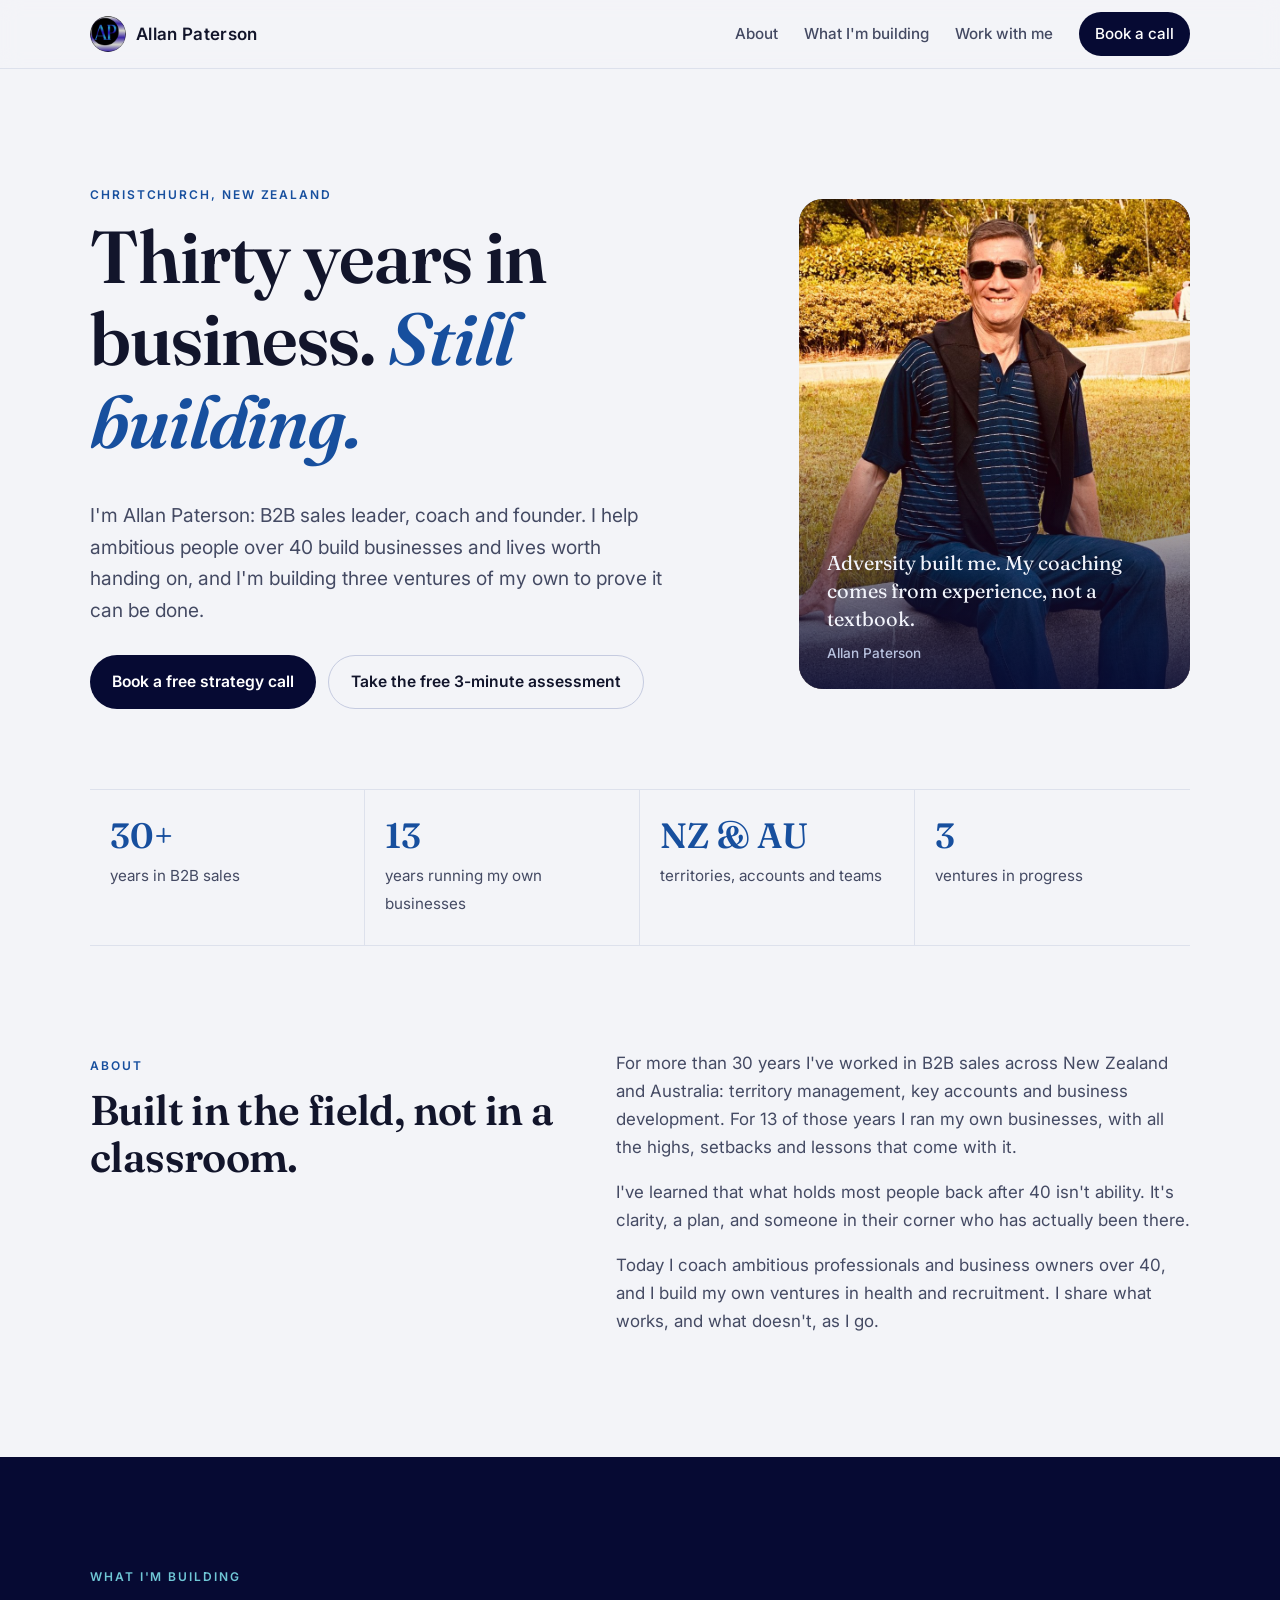
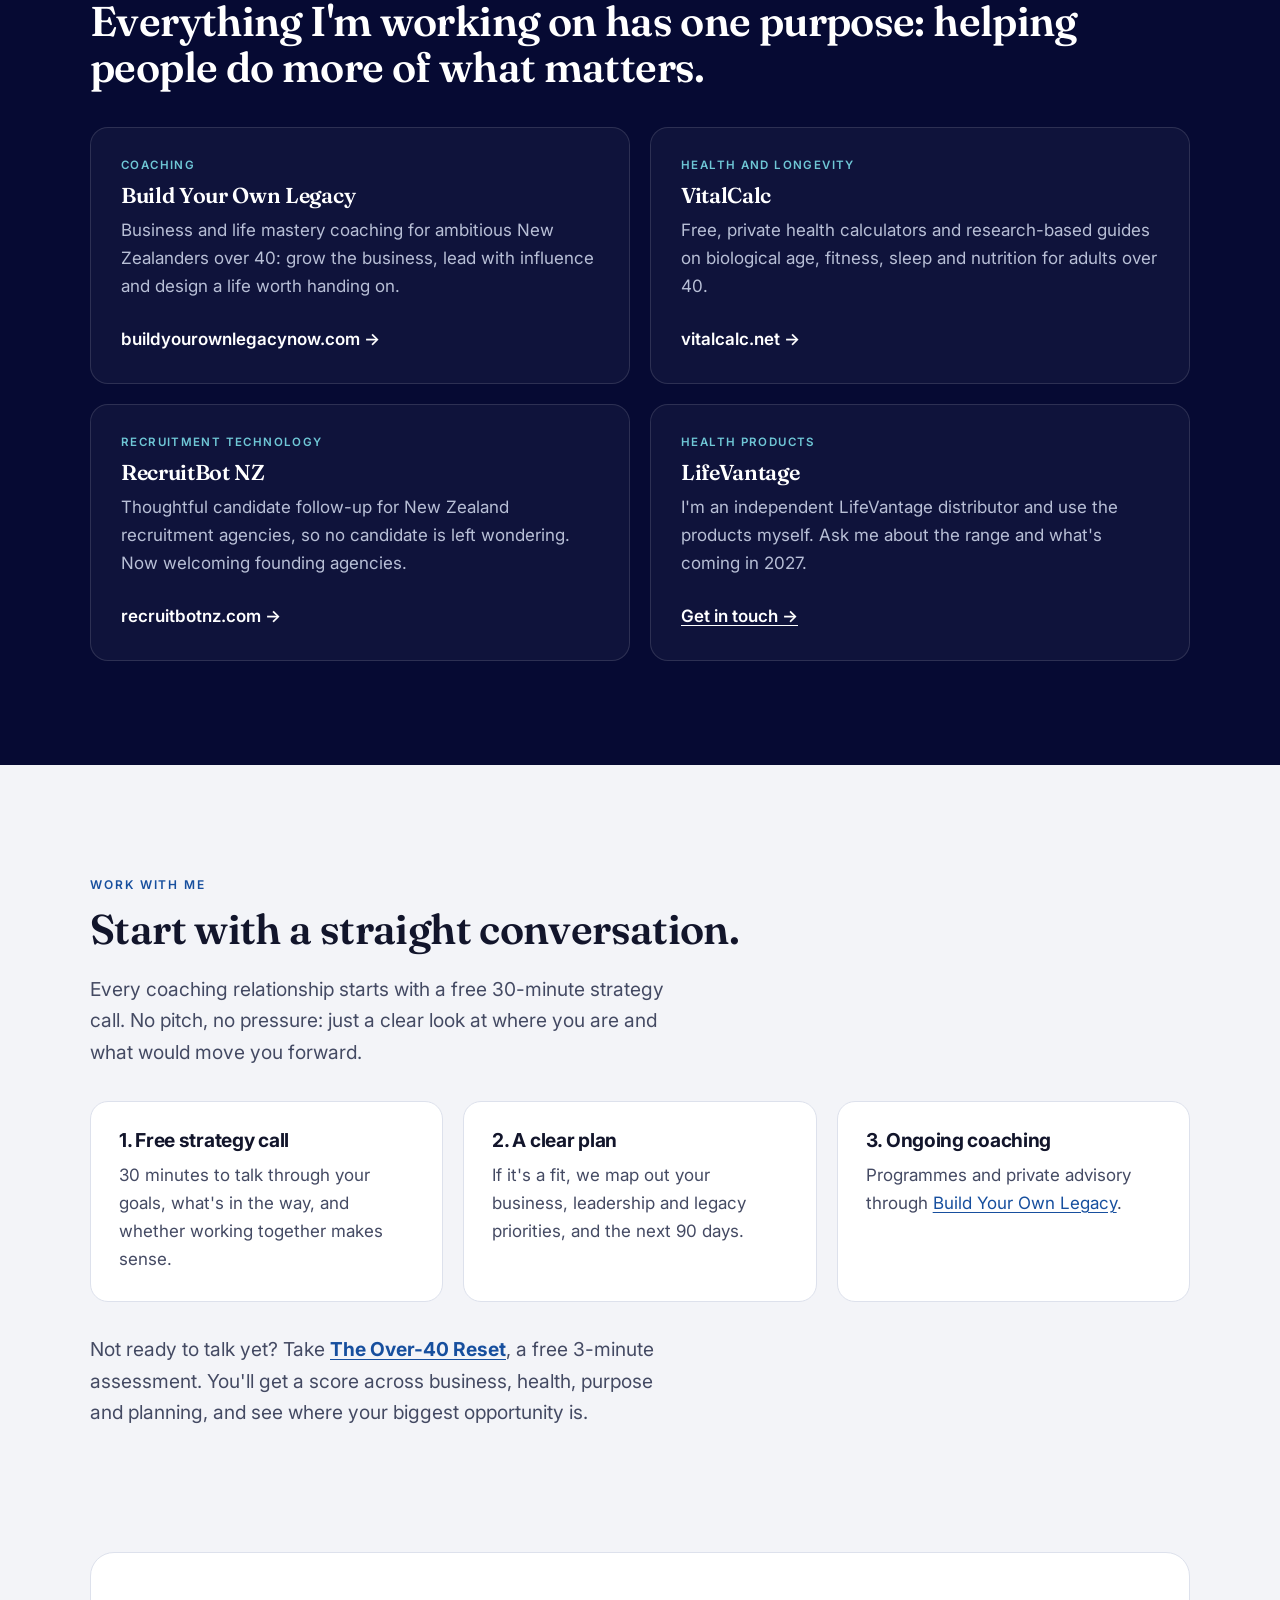
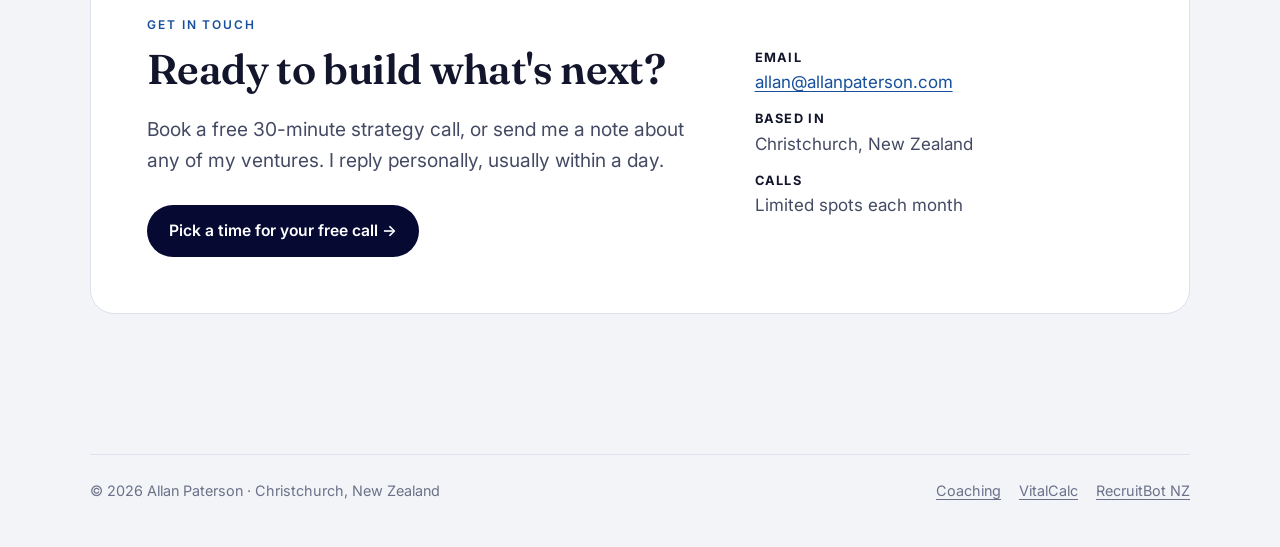
<file: index.html>
<!doctype html>
<html lang="en-NZ">
<head>
  <meta charset="utf-8">
  <meta name="viewport" content="width=device-width, initial-scale=1">
  <title>Allan Paterson | Business Builder, Coach and Founder · Christchurch, NZ</title>
  <meta name="description" content="Allan Paterson: 30+ years in B2B sales across New Zealand and Australia. Coach and founder of Build Your Own Legacy, VitalCalc and RecruitBot NZ, based in Christchurch.">
  <link rel="canonical" href="https://allanpaterson.com/">
  <meta property="og:type" content="website">
  <meta property="og:title" content="Allan Paterson">
  <meta property="og:description" content="30+ years in business. Coach and founder of Build Your Own Legacy, VitalCalc and RecruitBot NZ.">
  <meta property="og:url" content="https://allanpaterson.com/">
  <meta property="og:image" content="https://allanpaterson.com/assets/og.png">
  <meta name="twitter:card" content="summary_large_image">
  <meta name="theme-color" content="#060a33">
  <link rel="icon" href="/assets/favicon.png" type="image/png">
  <link rel="apple-touch-icon" href="/assets/apple-touch-icon.png">
  <link rel="preconnect" href="https://fonts.googleapis.com">
  <link rel="preconnect" href="https://fonts.gstatic.com" crossorigin>
  <link href="https://fonts.googleapis.com/css2?family=Fraunces:ital,opsz,wght@0,9..144,600;1,9..144,600&family=Inter:wght@400;500;600;700&display=swap" rel="stylesheet">
  <link rel="stylesheet" href="/assets/style.css?v=3">
  <script type="application/ld+json">{"@context":"https://schema.org","@type":"Person","name":"Allan Paterson","url":"https://allanpaterson.com/","jobTitle":"Business coach and founder","address":{"@type":"PostalAddress","addressLocality":"Christchurch","addressCountry":"NZ"},"sameAs":["https://buildyourownlegacynow.com/","https://vitalcalc.net/","https://recruitbotnz.com/"]}</script>
</head>
<body>
  <header class="head">
    <div class="wrap head-in">
      <a class="brand" href="/" aria-label="Allan Paterson home"><img src="/assets/ap-mark.png" alt="" width="36" height="36"><span>Allan Paterson</span></a>
      <nav class="nav" aria-label="Main">
        <a href="#about">About</a>
        <a href="#ventures">What I'm building</a>
        <a href="#work">Work with me</a>
        <a class="btn btn-sm" href="#contact">Book a call</a>
      </nav>
    </div>
  </header>

  <main>
    <section class="hero">
      <div class="wrap hero-grid">
        <div>
          <span class="eyebrow">Christchurch, New Zealand</span>
          <h1>Thirty years in business. <em>Still building.</em></h1>
          <p class="lede">I'm Allan Paterson: B2B sales leader, coach and founder. I help ambitious people over 40 build businesses and lives worth handing on, and I'm building three ventures of my own to prove it can be done.</p>
          <div class="ctas">
            <a class="btn" href="#contact">Book a free strategy call</a>
            <a class="btn btn-ghost" href="https://over40reset.floot.app/" target="_blank" rel="noopener">Take the free 3-minute assessment</a>
          </div>
        </div>
        <div class="portrait">
          <img src="/assets/allan.jpg" alt="Allan Paterson smiling, sitting outdoors in a park" width="880" height="1100">
          <p>Adversity built me. My coaching comes from experience, not a textbook.</p>
          <small>Allan Paterson</small>
        </div>
      </div>
    </section>

    <div class="wrap">
      <div class="stats">
        <div class="stat"><b>30+</b><span>years in B2B sales</span></div>
        <div class="stat"><b>13</b><span>years running my own businesses</span></div>
        <div class="stat"><b>NZ &amp; AU</b><span>territories, accounts and teams</span></div>
        <div class="stat"><b>3</b><span>ventures in progress</span></div>
      </div>
    </div>

    <section class="section" id="about">
      <div class="wrap two">
        <div>
          <span class="eyebrow">About</span>
          <h2>Built in the field, not in a classroom.</h2>
        </div>
        <div class="prose">
          <p>For more than 30 years I've worked in B2B sales across New Zealand and Australia: territory management, key accounts and business development. For 13 of those years I ran my own businesses, with all the highs, setbacks and lessons that come with it.</p>
          <p>I've learned that what holds most people back after 40 isn't ability. It's clarity, a plan, and someone in their corner who has actually been there.</p>
          <p>Today I coach ambitious professionals and business owners over 40, and I build my own ventures in health and recruitment. I share what works, and what doesn't, as I go.</p>
        </div>
      </div>
    </section>

    <section class="section section-dark" id="ventures">
      <div class="wrap">
        <span class="eyebrow">What I'm building</span>
        <h2>Everything I'm working on has one purpose: helping people do more of what matters.</h2>
        <div class="ventures">
          <a class="venture" href="https://buildyourownlegacynow.com/" target="_blank" rel="noopener">
            <span class="tag">Coaching</span>
            <h3>Build Your Own Legacy</h3>
            <p>Business and life mastery coaching for ambitious New Zealanders over 40: grow the business, lead with influence and design a life worth handing on.</p>
            <span class="go">buildyourownlegacynow.com →</span>
          </a>
          <a class="venture" href="https://vitalcalc.net/" target="_blank" rel="noopener">
            <span class="tag">Health and longevity</span>
            <h3>VitalCalc</h3>
            <p>Free, private health calculators and research-based guides on biological age, fitness, sleep and nutrition for adults over 40.</p>
            <span class="go">vitalcalc.net →</span>
          </a>
          <a class="venture" href="https://recruitbotnz.com/" target="_blank" rel="noopener">
            <span class="tag">Recruitment technology</span>
            <h3>RecruitBot NZ</h3>
            <p>Thoughtful candidate follow-up for New Zealand recruitment agencies, so no candidate is left wondering. Now welcoming founding agencies.</p>
            <span class="go">recruitbotnz.com →</span>
          </a>
          <div class="venture">
            <span class="tag">Health products</span>
            <h3>LifeVantage</h3>
            <p>I'm an independent LifeVantage distributor and use the products myself. Ask me about the range and what's coming in 2027.</p>
            <a class="go" href="#contact" style="color:#fff">Get in touch →</a>
          </div>
        </div>
      </div>
    </section>

    <section class="section" id="work">
      <div class="wrap">
        <span class="eyebrow">Work with me</span>
        <h2>Start with a straight conversation.</h2>
        <p class="lede">Every coaching relationship starts with a free 30-minute strategy call. No pitch, no pressure: just a clear look at where you are and what would move you forward.</p>
        <div class="offers">
          <div class="offer"><h3>1. Free strategy call</h3><p>30 minutes to talk through your goals, what's in the way, and whether working together makes sense.</p></div>
          <div class="offer"><h3>2. A clear plan</h3><p>If it's a fit, we map out your business, leadership and legacy priorities, and the next 90 days.</p></div>
          <div class="offer"><h3>3. Ongoing coaching</h3><p>Programmes and private advisory through <a href="https://buildyourownlegacynow.com/" target="_blank" rel="noopener">Build Your Own Legacy</a>.</p></div>
        </div>
        <p class="lede" style="margin-top:32px">Not ready to talk yet? Take <a href="https://over40reset.floot.app/" target="_blank" rel="noopener"><strong>The Over-40 Reset</strong></a>, a free 3-minute assessment. You'll get a score across business, health, purpose and planning, and see where your biggest opportunity is.</p>
      </div>
    </section>

    <section class="section" id="contact" style="padding-top:0">
      <div class="wrap">
        <div class="contact">
          <div>
            <span class="eyebrow">Get in touch</span>
            <h2>Ready to build what's next?</h2>
            <p class="lede">Book a free 30-minute strategy call, or send me a note about any of my ventures. I reply personally, usually within a day.</p>
            <div class="ctas"><a class="btn" id="book-btn" href="https://calendly.com/allan-ksm/strategy-call" target="_blank" rel="noopener">Pick a time for your free call →</a></div>
          </div>
          <ul>
            <li><b>Email</b><a href="mailto:allan@allanpaterson.com">allan@allanpaterson.com</a></li>
            <li><b>Based in</b>Christchurch, New Zealand</li>
            <li><b>Calls</b>Limited spots each month</li>
          </ul>
        </div>
      </div>
    </section>
  </main>

  <footer class="foot">
    <div class="wrap foot-in">
      <span>© <span id="yr">2026</span> Allan Paterson · Christchurch, New Zealand</span>
      <span><a href="https://buildyourownlegacynow.com/">Coaching</a><a href="https://vitalcalc.net/">VitalCalc</a><a href="https://recruitbotnz.com/">RecruitBot NZ</a></span>
    </div>
  </footer>
  <script>document.getElementById('yr').textContent = new Date().getFullYear();</script>
</body>
</html>
</file>
<file: assets/style.css>
:root {
  --paper: #f3f4f8;
  --card: #ffffff;
  --ink: #12152b;
  --ink-soft: #444a63;
  --muted: #6b7189;
  --line: #dde1ec;
  --copper: #1f64c4;
  --copper-deep: #174f9e;
  --night: #060a33;
  --serif: "Fraunces", Georgia, serif;
  --sans: "Inter", system-ui, -apple-system, "Segoe UI", sans-serif;
}
*, *::before, *::after { box-sizing: border-box; }
html { scroll-behavior: smooth; -webkit-text-size-adjust: 100%; }
body { margin: 0; background: var(--paper); color: var(--ink); font: 400 17px/1.65 var(--sans); }
a { color: var(--copper-deep); text-underline-offset: 3px; }
img, svg { max-width: 100%; }
h1, h2, h3 { font-family: var(--serif); font-weight: 600; line-height: 1.12; letter-spacing: -.015em; margin: 0 0 .5em; }
h1 { font-size: clamp(2.6rem, 6.5vw, 4.6rem); }
h2 { font-size: clamp(1.8rem, 3.6vw, 2.6rem); }
h3 { font-size: 1.35rem; }
p { margin: 0 0 1em; }
:focus-visible { outline: 3px solid var(--copper); outline-offset: 2px; }
.wrap { width: min(1100px, 100% - 32px); margin-inline: auto; }
.eyebrow { display: inline-block; font: 600 .75rem var(--sans); letter-spacing: .16em; text-transform: uppercase; color: var(--copper-deep); margin-bottom: 14px; }

/* Header */
.head { position: sticky; top: 0; z-index: 5; background: rgba(243, 244, 248, .92); backdrop-filter: blur(10px); border-bottom: 1px solid var(--line); }
.head-in { display: flex; justify-content: space-between; align-items: center; min-height: 68px; gap: 16px; }
.brand { display: flex; align-items: center; gap: 10px; text-decoration: none; color: var(--ink); font-weight: 600; letter-spacing: .02em; }
.mono { width: 34px; height: 34px; border-radius: 50%; background: var(--night); color: #d9d6bd; display: grid; place-items: center; font: 600 .8rem var(--serif); letter-spacing: .04em; }
.nav { display: flex; gap: 26px; align-items: center; }
.nav a { color: var(--ink-soft); text-decoration: none; font-size: .95rem; font-weight: 500; }
.nav a:hover { color: var(--copper-deep); }
.btn { display: inline-flex; align-items: center; gap: 8px; background: var(--night); color: #fff; padding: 13px 22px; border-radius: 999px; text-decoration: none; font-weight: 600; font-size: .98rem; border: 0; transition: background .15s; }
.btn:hover { background: var(--copper-deep); color: #fff; }
.btn-sm { padding: 9px 16px; font-size: .9rem; }
.btn-ghost { background: transparent; color: var(--ink); border: 1.5px solid #c5cbe0; }
.btn-ghost:hover { background: var(--card); color: var(--ink); }
.nav .btn { color: #fff; }
@media (max-width: 760px) { .nav a:not(.btn) { display: none; } }

/* Hero */
.hero { padding: clamp(56px, 9vw, 110px) 0 clamp(48px, 7vw, 80px); }
.hero-grid { display: grid; grid-template-columns: 1.25fr .75fr; gap: 56px; align-items: center; }
.hero h1 em { font-style: italic; color: var(--copper-deep); }
.lede { font-size: 1.2rem; color: var(--ink-soft); max-width: 580px; }
.ctas { display: flex; flex-wrap: wrap; gap: 12px; margin-top: 28px; }
.portrait { aspect-ratio: 4 / 5; border-radius: 24px; background: radial-gradient(120% 90% at 30% 20%, #1a2160 0%, var(--night) 70%); color: #d9d6bd; display: flex; flex-direction: column; justify-content: flex-end; padding: 28px; position: relative; overflow: hidden; }
.portrait img { position: absolute; inset: 0; width: 100%; height: 100%; object-fit: cover; object-position: 50% 20%; }
.portrait::after { content: ""; position: absolute; inset: 0; background: linear-gradient(180deg, rgba(6, 10, 51, 0) 45%, rgba(6, 10, 51, .88) 100%); }
.portrait p, .portrait small { position: relative; z-index: 1; }
.portrait p { margin: 0; font-family: var(--serif); font-size: 1.25rem; line-height: 1.4; color: #f2f4fb; }
.portrait small { display: block; margin-top: 12px; color: #b9c3e0; font: 500 .85rem var(--sans); }
@media (max-width: 860px) { .hero-grid { grid-template-columns: 1fr; } .portrait { aspect-ratio: 4 / 5; max-width: 460px; } }

/* Stats */
.stats { display: grid; grid-template-columns: repeat(4, 1fr); border-block: 1px solid var(--line); }
.stat { padding: 28px 20px; border-right: 1px solid var(--line); }
.stat:last-child { border-right: 0; }
.stat b { display: block; font: 600 2.2rem/1 var(--serif); color: var(--copper-deep); margin-bottom: 8px; }
.stat span { color: var(--ink-soft); font-size: .95rem; }
@media (max-width: 760px) { .stats { grid-template-columns: 1fr 1fr; } .stat:nth-child(2) { border-right: 0; } .stat:nth-child(-n+2) { border-bottom: 1px solid var(--line); } }

/* Sections */
.section { padding: clamp(64px, 9vw, 104px) 0; }
.section-dark { background: var(--night); color: #dfe3f0; }
.section-dark h2, .section-dark h3 { color: #fff; }
.section-dark .eyebrow { color: #6fc7d6; }
.two { display: grid; grid-template-columns: .9fr 1.1fr; gap: 56px; align-items: start; }
@media (max-width: 860px) { .two { grid-template-columns: 1fr; gap: 24px; } }
.prose p { color: var(--ink-soft); font-size: 1.06rem; }
blockquote { margin: 28px 0 0; padding: 0 0 0 22px; border-left: 3px solid var(--copper); font-family: var(--serif); font-size: 1.35rem; line-height: 1.45; color: var(--ink); }

/* Ventures */
.ventures { display: grid; grid-template-columns: repeat(2, 1fr); gap: 20px; margin-top: 36px; }
@media (max-width: 760px) { .ventures { grid-template-columns: 1fr; } }
.venture { background: rgba(255, 255, 255, .04); border: 1px solid rgba(255, 255, 255, .12); border-radius: 18px; padding: 30px; display: flex; flex-direction: column; text-decoration: none; color: #dfe3f0; transition: border-color .15s, transform .15s; }
a.venture:hover { border-color: #6fc7d6; transform: translateY(-2px); color: #dfe3f0; }
.venture .tag { font: 600 .72rem var(--sans); letter-spacing: .12em; text-transform: uppercase; color: #6fc7d6; margin-bottom: 12px; }
.venture h3 { margin-bottom: 8px; }
.venture p { color: #b8bfd6; flex: 1; }
.venture .go { font-weight: 600; color: #fff; margin-top: 8px; }

/* Work with me */
.offers { display: grid; grid-template-columns: repeat(3, 1fr); gap: 20px; margin-top: 32px; }
@media (max-width: 860px) { .offers { grid-template-columns: 1fr; } }
.offer { background: var(--card); border: 1px solid var(--line); border-radius: 18px; padding: 28px; }
.offer h3 { font-size: 1.2rem; font-family: var(--sans); font-weight: 700; }
.offer p { color: var(--ink-soft); margin: 0; }

/* Contact */
.contact { background: var(--card); border: 1px solid var(--line); border-radius: 24px; padding: clamp(28px, 5vw, 56px); display: grid; grid-template-columns: 1.2fr .8fr; gap: 40px; align-items: center; }
@media (max-width: 860px) { .contact { grid-template-columns: 1fr; } }
.contact ul { list-style: none; padding: 0; margin: 0; display: grid; gap: 12px; }
.contact li { color: var(--ink-soft); }
.contact li b { color: var(--ink); display: block; font-size: .8rem; letter-spacing: .1em; text-transform: uppercase; }

.foot { padding: 36px 0 44px; color: var(--muted); font-size: .9rem; }
.foot-in { display: flex; justify-content: space-between; gap: 16px; flex-wrap: wrap; border-top: 1px solid var(--line); padding-top: 24px; }
.foot a { color: var(--muted); margin-left: 18px; }
.foot a:first-child { margin-left: 0; }
@media (max-width: 760px) { .stat b { font-size: 1.7rem; } .stat { padding: 22px 16px; } }

.brand img { width: 36px; height: 36px; border-radius: 50%; display: block; }
</file>
